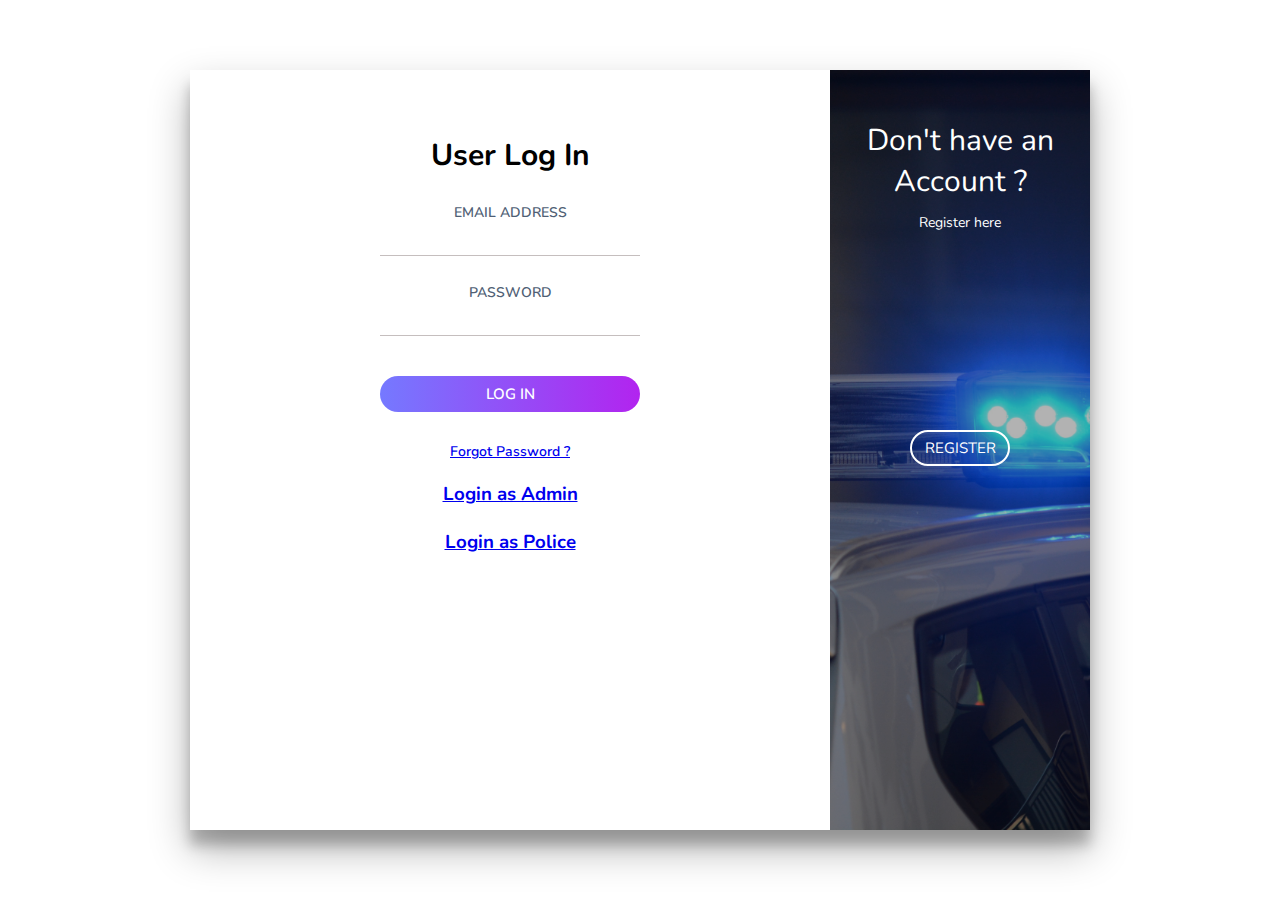
<file: index.html>
<!DOCTYPE html>
<html>
<head>
  <title>Login | Register Page</title>
  <link rel="stylesheet" type="text/css" href="style2.css">
  <link href="https://fonts.googleapis.com/css?family=Nunito:400,600,700,800&display=swap" rel="stylesheet">
</head>
<body>
<form action="log21.php" name="myForm1"  method="post">
  <div class="cont">
    <div class="form sign-in">
      <h2>User Log In</h2>
      <label>
        <span>Email Address</span>
        <input type="email" name="Email1" autocomplete="off">
      </label>
      <label>
        <span>Password</span>
        <input type="password" name="password1" autocomplete="off">
      </label>
      <button class="submit" type="submit" name="login">Log In</button>
      <p class="forgot-pass"><a href="registered-forgot-pwd.php">Forgot Password ?</a></p>
      <div class="social-media">
        <a href="admin-login.php"><h3>Login as Admin</h3></a>
        <br>
        <a href="police-login.php"><h3>Login as Police</h3></a>
      </div>
    </div>
    <div class="sub-cont">
      <div class="img">
        <div class="img-text m-up">
          <h2>Don't have an Account ?</h2>
          <p>Register here</p>
        </div>
        <div class="img-text m-in">
          <h2>If Already have an Account?</h2>
          <p>Then just Log in</p>
        </div>
        <div class="img-btn">
          <span class="m-up">Register</span>
          <span class="m-in">Log In</span>
        </div>
      </div>
</form>
      <div class="form sign-up">
        <h2>Registration</h2>
<form action="log1.php" name="myForm2"  method="post" onsubmit="return validateform()">
        <label>
          <span>Name</span>
          <input type="text" autocomplete="on" size=100 name="Name">
        </label>
          <label for="birthday">Date of Birth</label>
          <input type="date" id="birthday" name="birthday" autocomplete="on">
          <label for="gender">Select Gender</label>
          &nbsp;&nbsp; &nbsp;&nbsp; &nbsp;&nbsp;&nbsp; &nbsp;&nbsp; &nbsp;&nbsp;&nbsp;&nbsp; &nbsp;&nbsp; &nbsp;&nbsp; &nbsp;&nbsp;&nbsp; &nbsp;&nbsp; &nbsp;&nbsp; &nbsp;&nbsp;&nbsp;&nbsp; &nbsp;&nbsp; &nbsp;&nbsp; &nbsp;&nbsp;&nbsp;&nbsp; &nbsp;&nbsp; &nbsp;&nbsp;
      <select id="gender" name="Gender" autocomplete="off">
        <option selected="" value="default">(Please select a state)</option>
          <option value="male">Male</option>
          <option value="female">Female</option>
          <option value="other">Other</option>
      </select>
        <label>
          <span>Contact</span>
          <input type="contact" autocomplete="on" name="Contact">
        </label>
        <label>
          <span>Email</span>
          <input type="email" autocomplete="on" name="Email">
        </label>
        <label>
          <span>Password</span>
          <input type="password" autocomplete="off" name="password">
        </label>
        <label>
          <span>Confirm Password</span>
          <input type="password" autocomplete="off" name="cpassword">
        </label>
        <input type="checkbox" value=true name="agree"> &nbsp;&nbsp; &nbsp;&nbsp; &nbsp;&nbsp; &nbsp;&nbsp;&nbsp;&nbsp; &nbsp;&nbsp; &nbsp;&nbsp; &nbsp;&nbsp;&nbsp; &nbsp;&nbsp; &nbsp;&nbsp;  &nbsp;&nbsp; &nbsp;&nbsp; &nbsp;&nbsp;&nbsp;&nbsp; &nbsp;&nbsp;I Agree to the terms and conditions
        <button type="submit" class="submit" name="register">Register Now</button>
      </div>
    </div>
  </div>
</form>
<script type="text/javascript" src="script.js"></script>
</body>
</html>
</file>
<file: style2.css>
*,
*:before,
*:after {
  margin: 0;
  padding: 0;
  box-sizing: border-box;
  font-family: "Nunito", sans-serif;
}

body {
  width: 100%;
  height: 100vh;
  display: flex;
  justify-content: center;
  align-items: center;
  background: none;
  font-family: "Nunito", sans-serif;
}

input,
button {
  border: none;
  outline: none;
  background: none;
}

.cont {
  overflow: hidden;
  position: relative;
  width: 900px;
  height: 760px;
  background: #fff;
  box-shadow: 0 19px 38px rgba(0, 0, 0, 0.3), 0 15px 12px rgba(0, 0, 0, 0.22);
}

.form {
  position: relative;
  width: 640px;
  height: 100%;
  padding: 50px 30px;
  -webkit-transition: -webkit-transform 1.2s ease-in-out;
  transition: -webkit-transform 1.2s ease-in-out;
  transition: transform 1.2s ease-in-out;
  transition: transform 1.2s ease-in-out, -webkit-transform 1.2s ease-in-out;
}

h2 {
  width: 100%;
  font-size: 30px;
  text-align: center;
}

label {
  display: block;
  width: 260px;
  margin: 25px auto 0;
  text-align: center;
}

label span {
  font-size: 14px;
  font-weight: 600;
  color: #505f75;
  text-transform: uppercase;
}

input {
  display: block;
  width: 100%;
  margin-top: 5px;
  font-size: 16px;
  padding-bottom: 5px;
  border-bottom: 1px solid rgba(109, 93, 93, 0.4);
  text-align: center;
  font-family: "Nunito", sans-serif;
}

button {
  display: block;
  margin: 0 auto;
  width: 260px;
  height: 36px;
  border-radius: 30px;
  color: #fff;
  font-size: 15px;
  cursor: pointer;
}

.submit {
  margin-top: 40px;
  margin-bottom: 30px;
  text-transform: uppercase;
  font-weight: 600;
  font-family: "Nunito", sans-serif;
  background: -webkit-linear-gradient(left, #7579ff, #b224ef);
}

.submit:hover {
  background: -webkit-linear-gradient(left, #b224ef, #7579ff);
}

.forgot-pass {
  margin-top: 15px;
  text-align: center;
  font-size: 14px;
  font-weight: 600;
  color: #0c0101;
  cursor: pointer;
}

.forgot-pass:hover {
  color: red;
}

.social-media {
  width: 100%;
  font-family: "Nunito", sans-serif;
  text-align: center;
  margin-top: 20px;
}

.social-media ul {
  list-style: none;
}

.social-media ul li {
  display: inline-block;
  cursor: pointer;
  margin: 25px 15px;
}

.sub-cont {
  overflow: hidden;
  position: absolute;
  left: 640px;
  top: 0;
  width: 900px;
  height: 100%;
  padding-left: 260px;
  background: #fff;
  -webkit-transition: -webkit-transform 1.2s ease-in-out;
  transition: -webkit-transform 1.2s ease-in-out;
  transition: transform 1.2s ease-in-out;
}

.cont.s-signup .sub-cont {
  -webkit-transform: translate3d(-640px, 0, 0);
  transform: translate3d(-640px, 0, 0);
}

.img {
  overflow: hidden;
  z-index: 2;
  position: absolute;
  left: 0;
  top: 0;
  width: 260px;
  height: 100%;
  padding-top: 360px;
}

.img:before {
  content: "";
  position: absolute;
  right: 0;
  top: 0;
  width: 900px;
  height: 100%;
  background-image: url(images/abc.jpg);
  background-size: cover;
  transition: -webkit-transform 1.2s ease-in-out;
  transition: transform 1.2s ease-in-out, -webkit-transform 1.2s ease-in-out;
}

.img:after {
  content: "";
  position: absolute;
  left: 0;
  top: 0;
  width: 100%;
  height: 100%;
  background: rgba(0, 0, 0, 0.3);
}

.cont.s-signup .img:before {
  -webkit-transform: translate3d(640px, 0, 0);
  transform: translate3d(640px, 0, 0);
}

.img-text {
  z-index: 2;
  position: absolute;
  left: 0;
  top: 50px;
  width: 100%;
  padding: 0 20px;
  text-align: center;
  color: #fff;
  -webkit-transition: -webkit-transform 1.2s ease-in-out;
  transition: -webkit-transform 1.2s ease-in-out;
  transition: transform 1.2s ease-in-out, -webkit-transform 1.2s ease-in-out;
}

.img-text h2 {
  margin-bottom: 10px;
  font-weight: normal;
}

.img-text p {
  font-size: 14px;
  line-height: 1.5;
}

.cont.s-signup .img-text.m-up {
  -webkit-transform: translateX(520px);
  transform: translateX(520px);
}

.img-text.m-in {
  -webkit-transform: translateX(-520px);
  transform: translateX(-520px);
}

.cont.s-signup .img-text.m-in {
  -webkit-transform: translateX(0);
  transform: translateX(0);
}

.sign-in {
  padding-top: 65px;
  -webkit-transition-timing-function: ease-out;
  transition-timing-function: ease-out;
}

.cont.s-signup .sign-in {
  -webkit-transition-timing-function: ease-in-out;
  transition-timing-function: ease-in-out;
  -webkit-transition-duration: 1.2s;
  transition-duration: 1.2s;
  -webkit-transform: translate3d(640px, 0, 0);
  transform: translate3d(640px, 0, 0);
}

.img-btn {
  overflow: hidden;
  z-index: 2;
  position: relative;
  width: 100px;
  height: 36px;
  margin: 0 auto;
  background: transparent;
  color: #fff;
  text-transform: uppercase;
  font-size: 15px;
  cursor: pointer;
}

.img-btn:after {
  content: "";
  z-index: 2;
  position: absolute;
  left: 0;
  top: 0;
  width: 100%;
  height: 100%;
  border: 2px solid #fff;
  border-radius: 30px;
}

.img-btn span {
  position: absolute;
  left: 0;
  top: 0;
  display: -webkit-box;
  display: flex;
  -webkit-box-pack: center;
  justify-content: center;
  align-items: center;
  width: 100%;
  height: 100%;
  -webkit-transition: -webkit-transform 1.2s;
  transition: -webkit-transform 1.2s;
  transition: transform 1.2s;
  transition: transform 1.2s, -webkit-transform 1.2s;
}

.img-btn span.m-in {
  -webkit-transform: translateY(-72px);
  transform: translateY(-72px);
}

.cont.s-signup .img-btn span.m-in {
  -webkit-transform: translateY(0);
  transform: translateY(0);
}

.cont.s-signup .img-btn span.m-up {
  -webkit-transform: translateY(72px);
  transform: translateY(72px);
}

.sign-up {
  -webkit-transform: translate3d(-900px, 0, 0);
  transform: translate3d(-900px, 0, 0);
}

.cont.s-signup .sign-up {
  -webkit-transform: translate3d(0, 0, 0);
  transform: translate3d(0, 0, 0);
}
</file>
